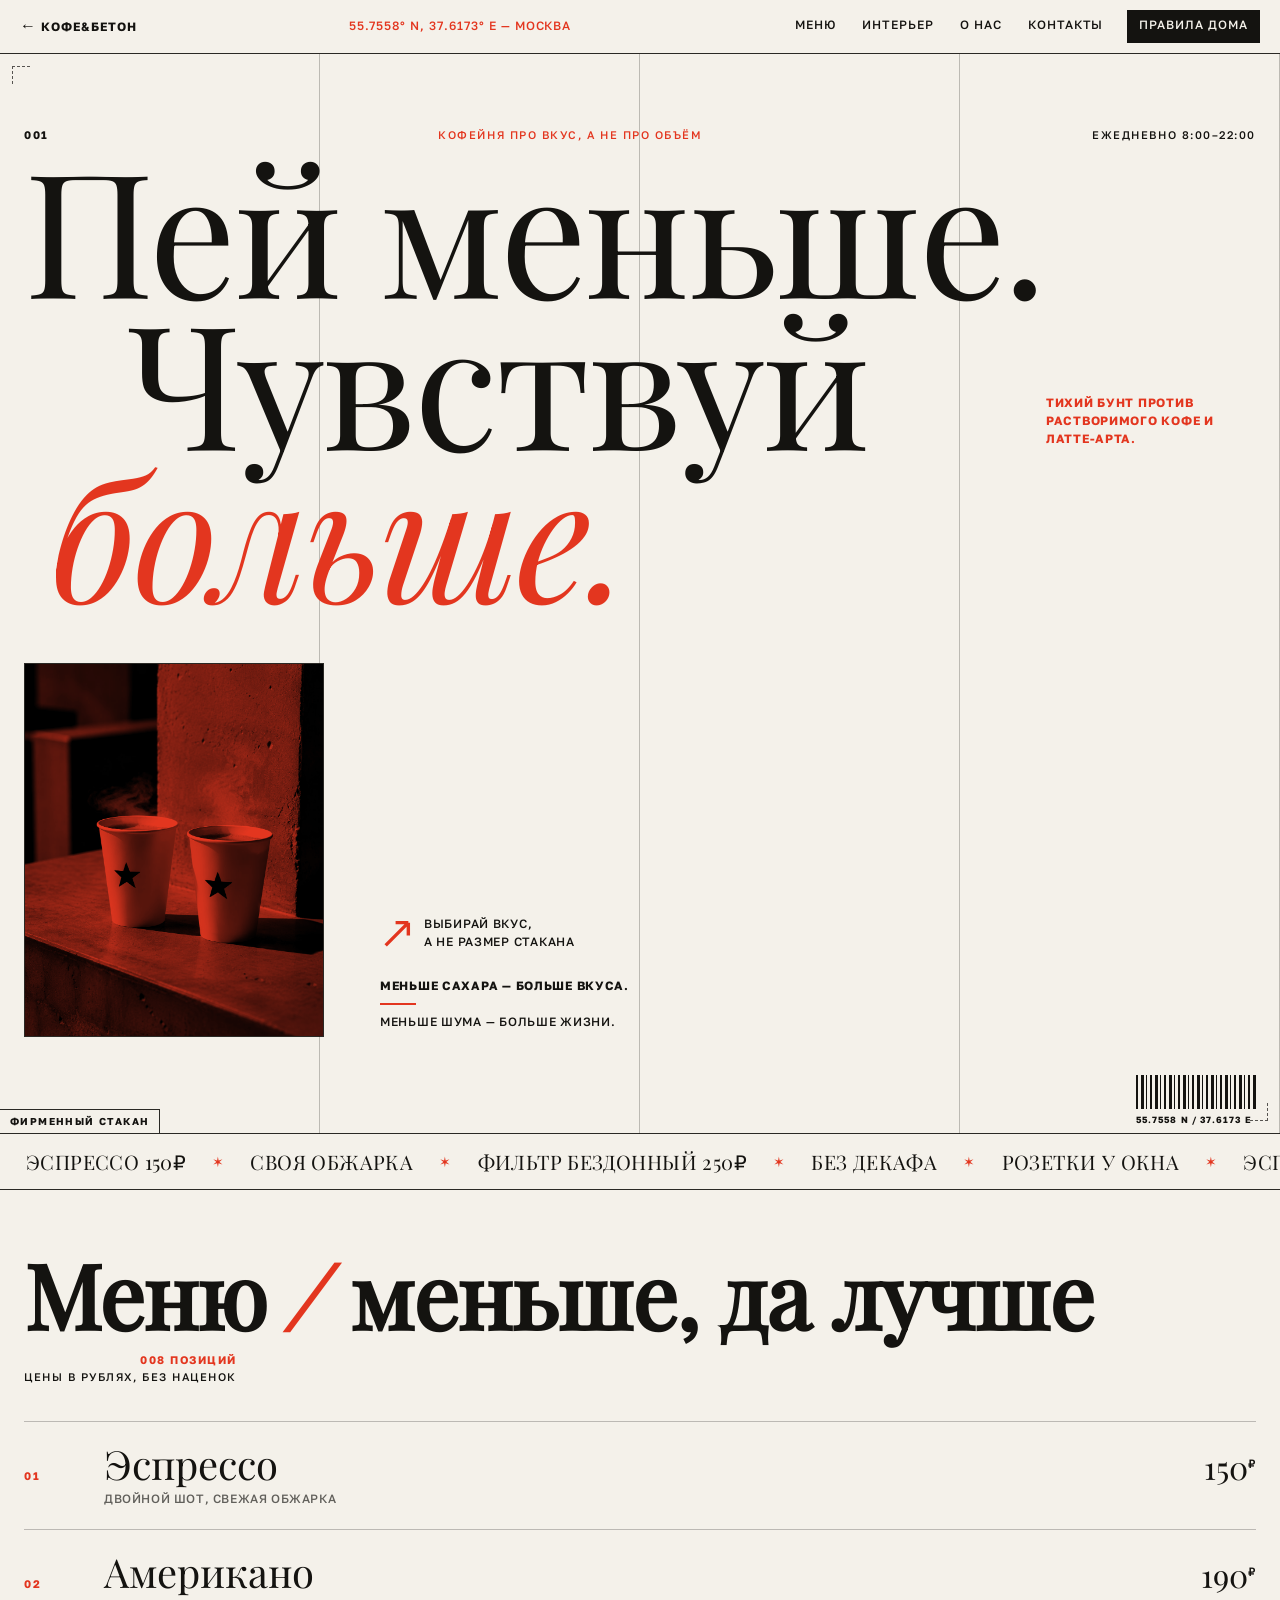
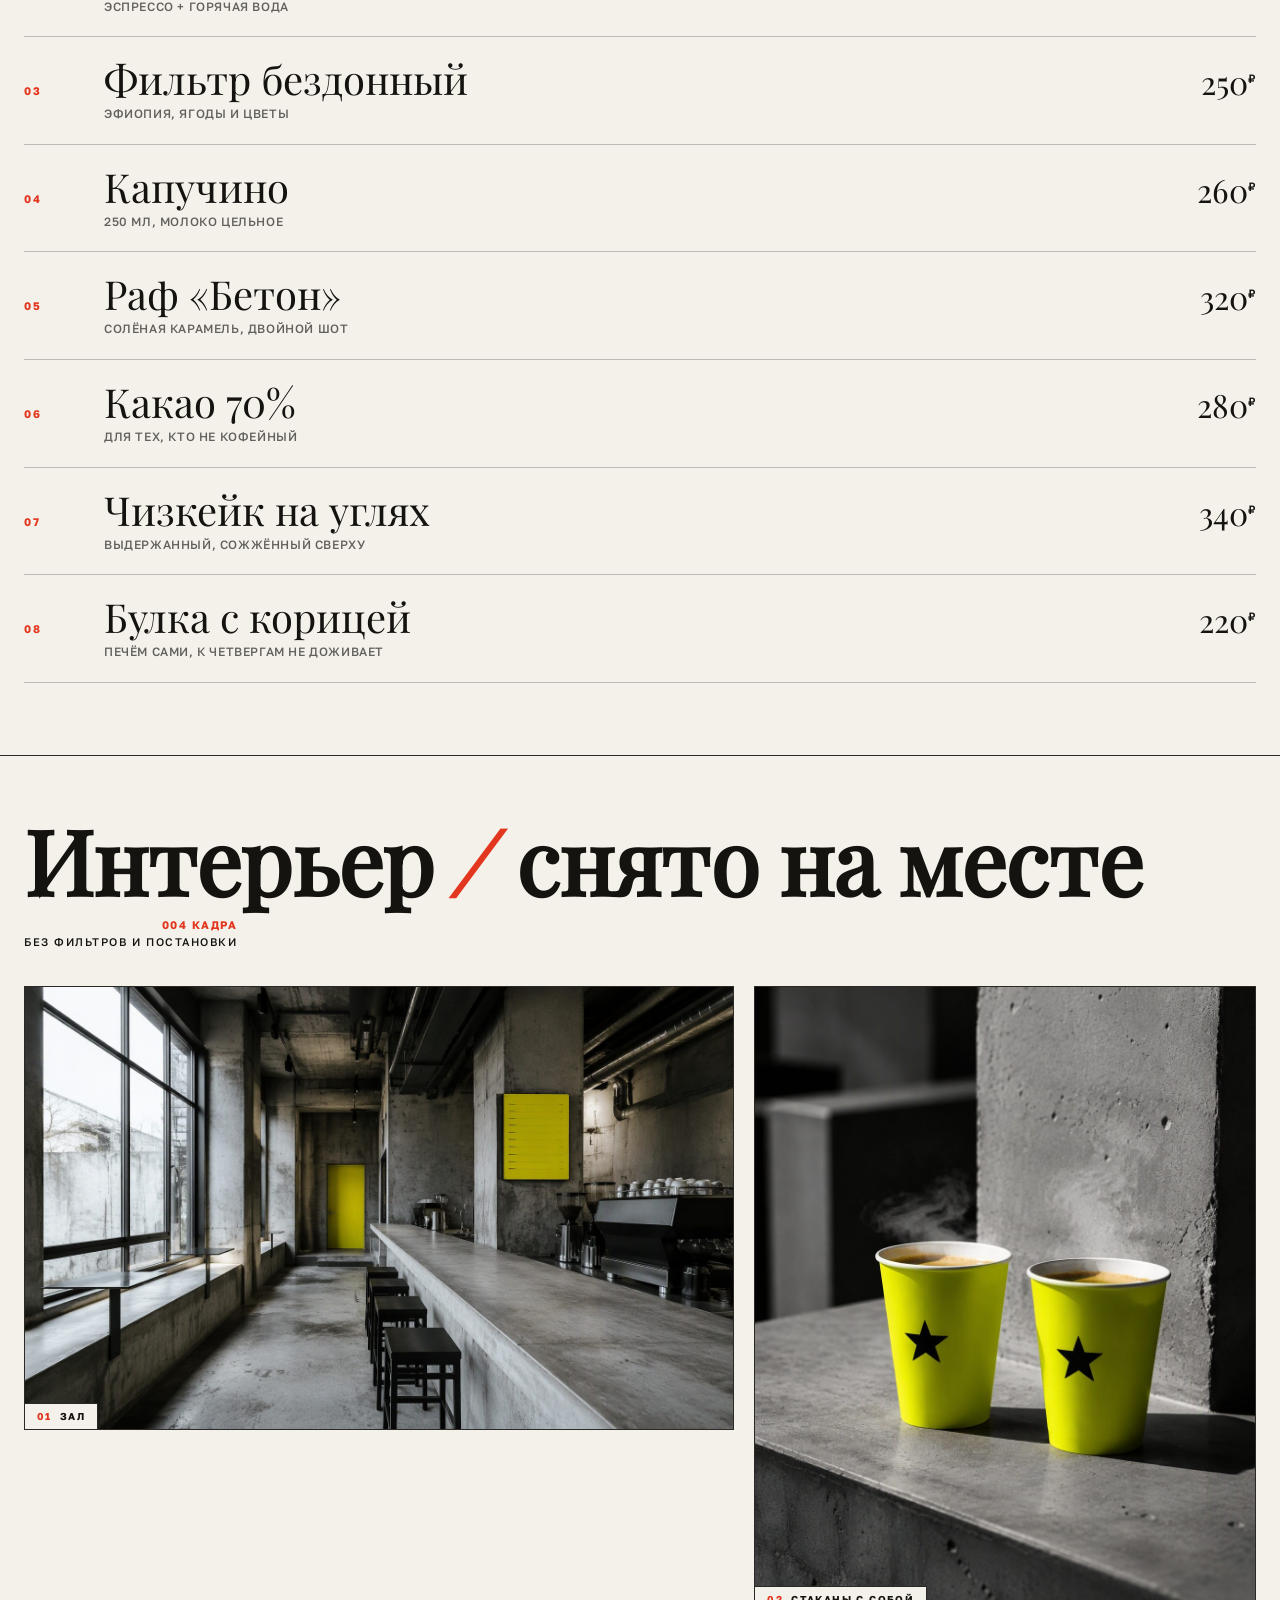
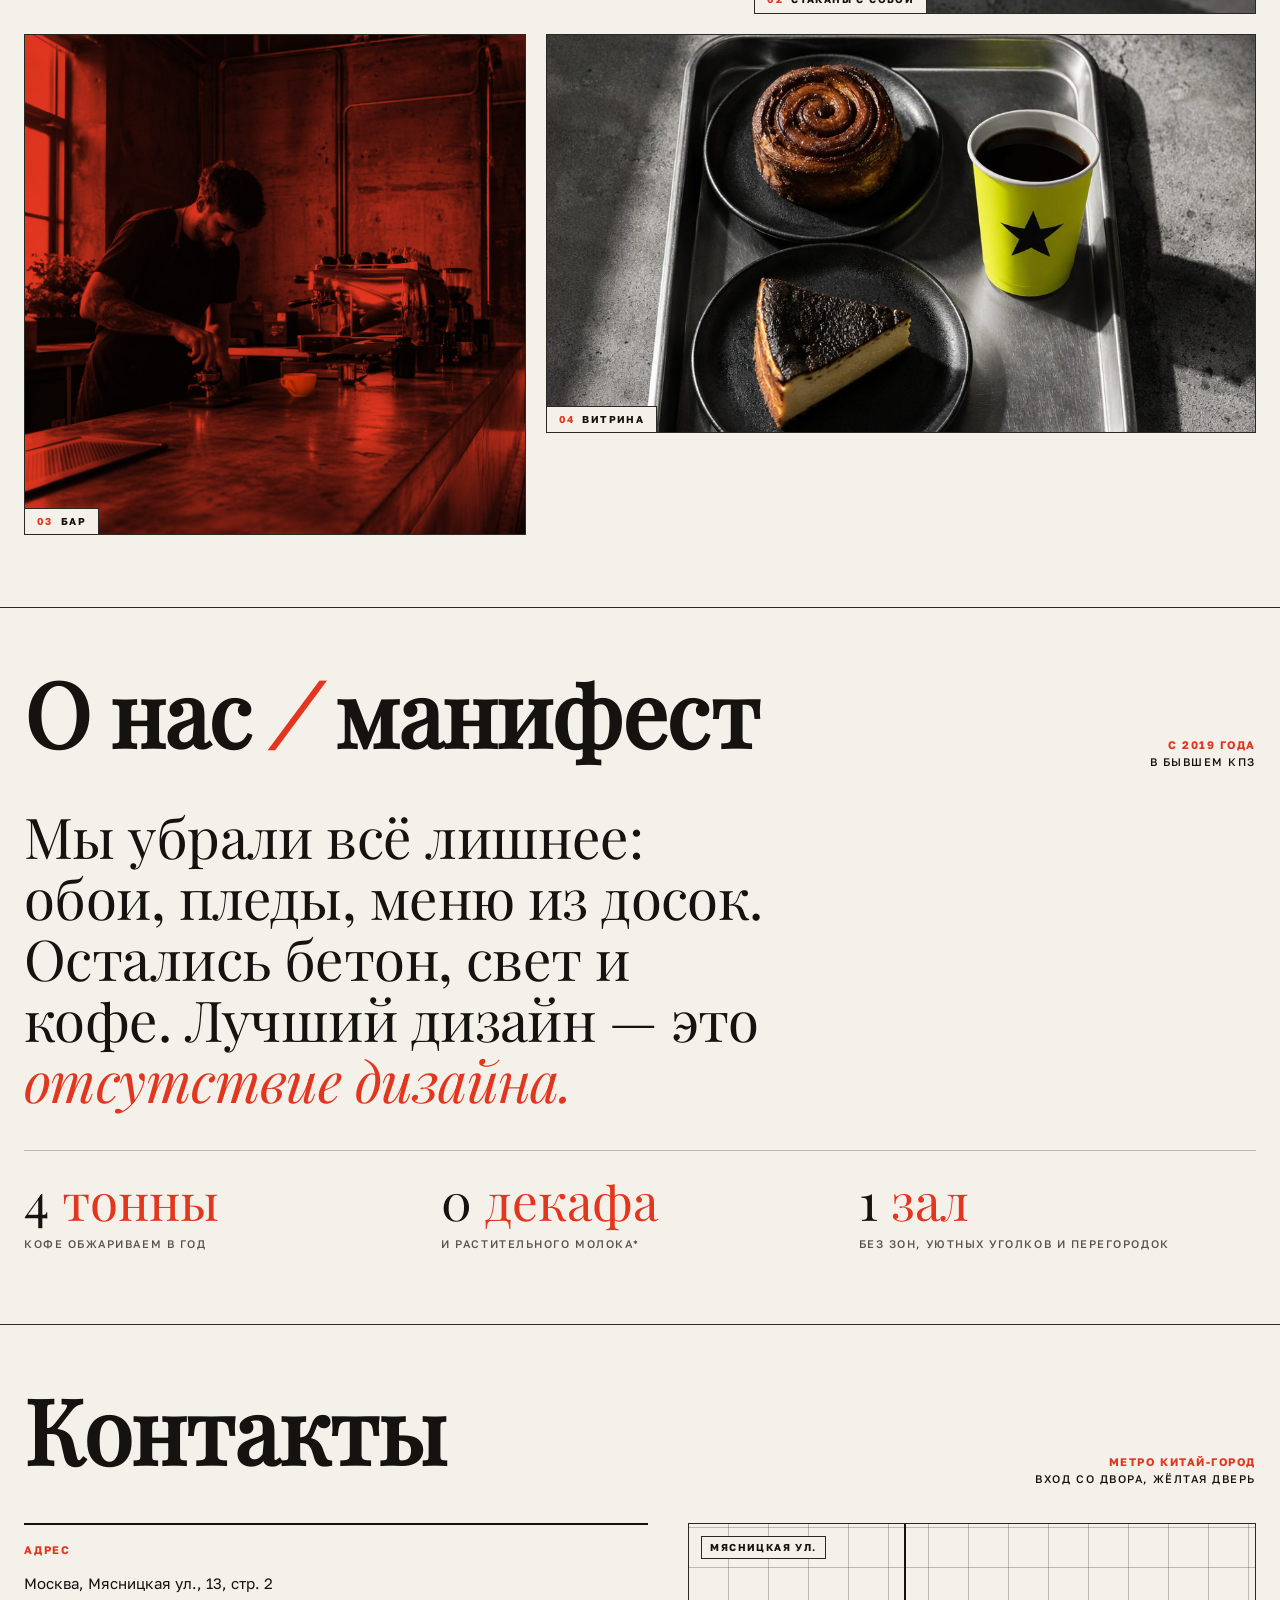
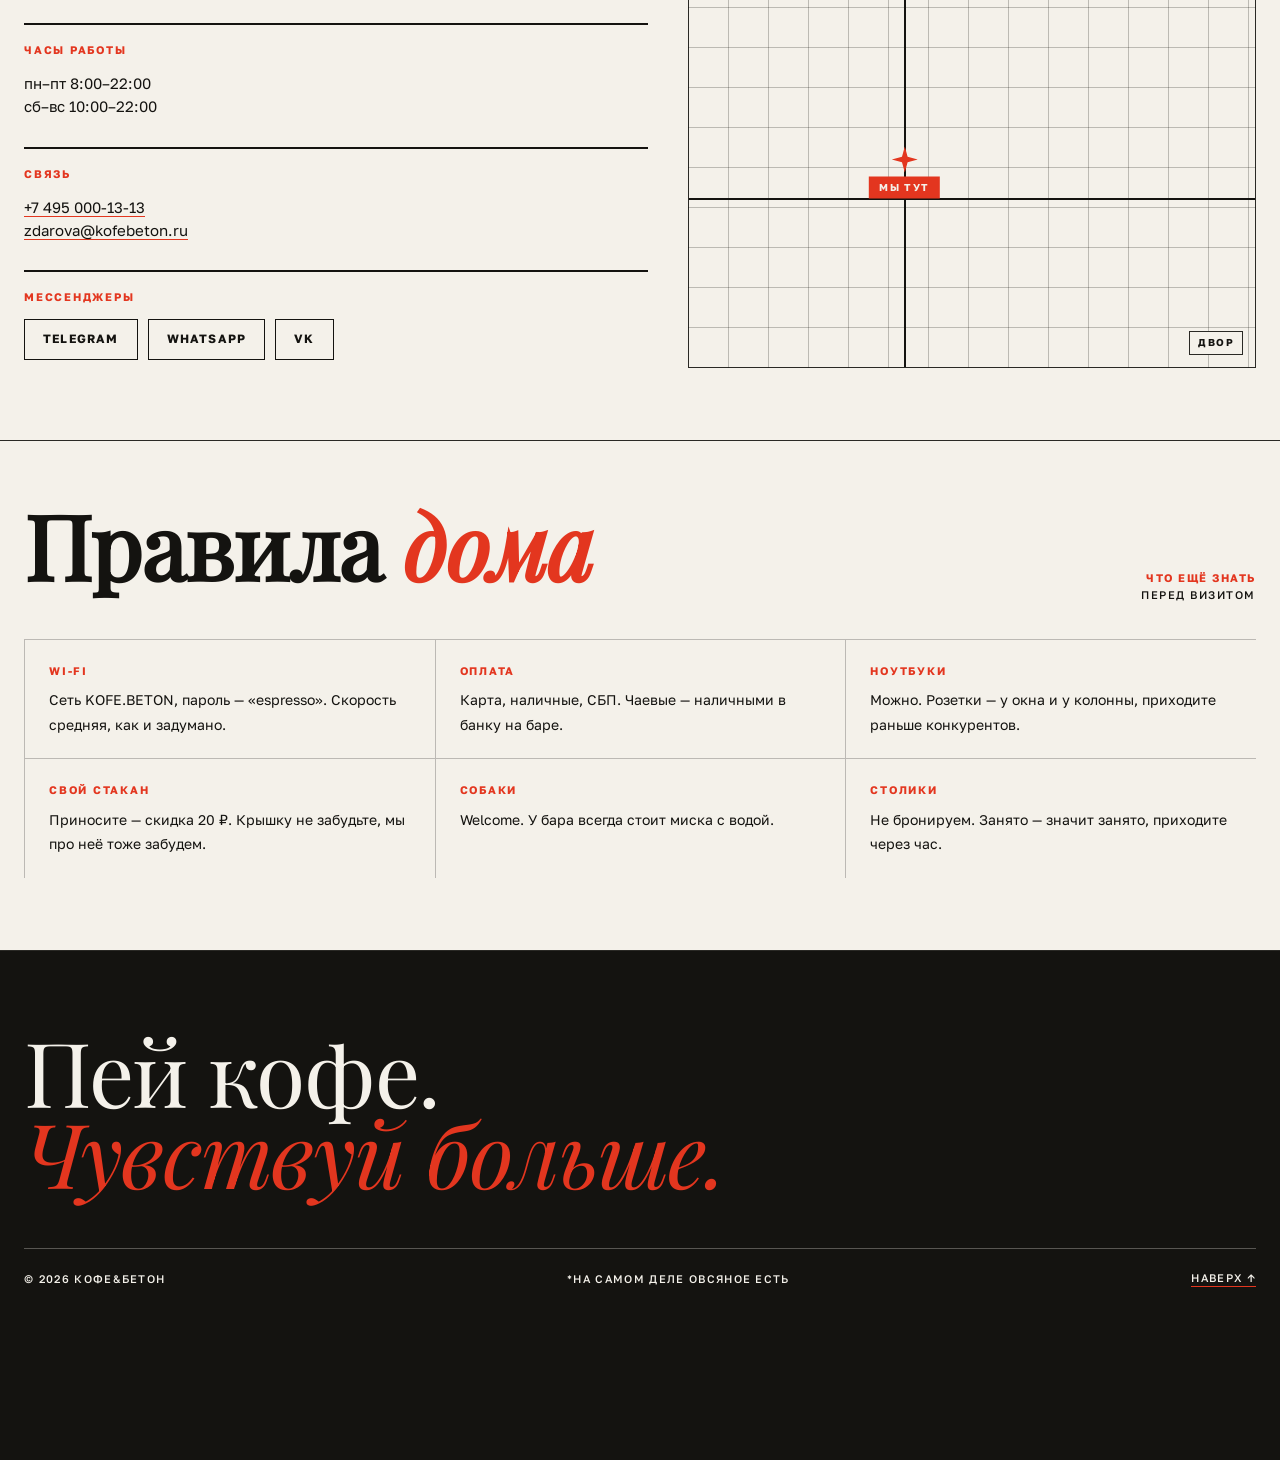
<file: index.html>
<!doctype html>
<html lang="ru">
<head>
<meta charset="utf-8">
<meta name="viewport" content="width=device-width, initial-scale=1">
<meta http-equiv="Content-Security-Policy" content="default-src 'self'; script-src 'self' 'unsafe-inline'; style-src 'self' 'unsafe-inline'; font-src 'self'; img-src 'self' data:; object-src 'none'; base-uri 'self'; form-action 'none'; upgrade-insecure-requests">
<meta name="referrer" content="strict-origin-when-cross-origin">
<title>КОФЕ & БЕТОН — кофейня в Москве</title>
<meta name="description" content="КОФЕ & БЕТОН — кофейня в Москве. Пей меньше, чувствуй больше. Эспрессо, фильтр, бетонный интерьер. Открыто ежедневно с 8:00.">
<link rel="icon" href="data:image/svg+xml,%3Csvg xmlns='http://www.w3.org/2000/svg' viewBox='0 0 24 24'%3E%3Crect width='24' height='24' fill='%23e3361f'/%3E%3Cpath d='M12 3l1.8 7.2L21 12l-7.2 1.8L12 21l-1.8-7.2L3 12l7.2-1.8z' fill='%23f4f1ea'/%3E%3C/svg%3E">
<link href="fonts.css" rel="stylesheet">
<style>
:root{
  --paper:#f4f1ea;
  --ink:#141310;
  --red:#e3361f;
  --line:rgba(20,19,16,.9);
  --hair:rgba(20,19,16,.25);
  --serif:"Playfair Display",Georgia,serif;
  --sans:"Golos Text",Arial,sans-serif;
}
*{box-sizing:border-box;margin:0;padding:0}
html{scroll-behavior:smooth}
body{
  font-family:var(--sans);
  font-size:16px;line-height:1.55;
  color:var(--ink);
  background:var(--paper);
  -webkit-font-smoothing:antialiased;
  overflow-x:hidden;
}
img{max-width:100%;display:block}
a{color:inherit;text-decoration:none}
:focus-visible{outline:2px solid var(--red);outline-offset:2px}
button{font-family:var(--sans);cursor:pointer}

/* ---------- top bar ---------- */
.topbar{
  position:sticky;top:0;z-index:50;
  display:flex;align-items:center;justify-content:space-between;gap:16px;
  background:var(--paper);
  border-bottom:1px solid var(--line);
  padding:10px 20px;
  font-size:12px;font-weight:500;letter-spacing:.08em;text-transform:uppercase;
}
.topbar .tb-left{display:flex;align-items:center;gap:14px}
.topbar .arr{font-size:16px;line-height:1;transition:transform .15s ease-out}
.topbar a.tb-brand:hover .arr{transform:translateX(-4px)}
.tb-brand{font-weight:700}
.tb-coords{color:var(--red)}
.nav{display:flex;align-items:center;gap:2px}
.nav a{
  padding:6px 12px;
  font-size:12px;font-weight:500;letter-spacing:.08em;text-transform:uppercase;
  border-bottom:2px solid transparent;
  transition:border-color .15s ease-out,color .15s ease-out;
}
.nav a:hover{border-bottom-color:var(--red);color:var(--red)}
.nav a.nav-cta{background:var(--ink);color:var(--paper);margin-left:10px}
.nav a.nav-cta:hover{background:var(--red);color:var(--paper);border-bottom-color:transparent}
.burger{display:none;background:none;border:1px solid var(--line);padding:6px 12px;font-size:12px;font-weight:700;letter-spacing:.08em;text-transform:uppercase}
.burger:hover{background:var(--red);color:var(--paper);border-color:var(--red)}

/* ---------- poster hero ---------- */
.hero{
  position:relative;
  border-bottom:1px solid var(--line);
  background:
    repeating-linear-gradient(90deg,transparent 0 calc(25% - 1px),var(--hair) calc(25% - 1px) 25%),
    var(--paper);
}
.hero-inner{position:relative;max-width:1280px;margin:0 auto;padding:72px 24px 96px}
.hero-index{
  display:flex;justify-content:space-between;gap:16px;flex-wrap:wrap;
  font-size:11px;font-weight:500;letter-spacing:.14em;text-transform:uppercase;
  margin-bottom:8px;
}
.hero-index .idx-num{font-weight:700}
.hero-index .idx-red{color:var(--red)}
.hero h1{
  font-family:var(--serif);
  font-weight:400;
  font-size:clamp(64px,13.5vw,190px);
  line-height:.88;
  letter-spacing:-.015em;
  position:relative;z-index:2;
}
.hero h1 .l2{display:block;margin-left:8vw}
.hero h1 .l3{display:block;font-style:italic;margin-left:2vw}
.hero h1 .l3 em{color:var(--red)}
.note{
  font-size:12px;font-weight:500;letter-spacing:.06em;text-transform:uppercase;
  line-height:1.5;max-width:210px;
}
.note b{display:block;font-weight:700}
.note .dash{display:block;width:36px;height:2px;background:var(--red);margin:8px 0}
.note-red{color:var(--red)}
.note-1{position:absolute;top:340px;right:24px}
.hero-row{display:flex;gap:56px;align-items:flex-end;margin-top:56px;flex-wrap:wrap}
.hero-notes{display:flex;flex-direction:column;gap:26px;padding-bottom:6px}
.hero-notes .note{display:flex;gap:10px;align-items:flex-start;max-width:none}
.hero-notes .note svg{flex:none;margin-top:2px}
.hero-photo{
  position:static;flex:none;
  width:300px;
  border:1px solid var(--line);
}
.hero-photo .ph-frame{position:relative;overflow:hidden}
.hero-photo img{width:100%;height:100%;object-fit:cover;aspect-ratio:4/5;filter:grayscale(1) contrast(1.1)}
.hero-photo .tint{position:absolute;inset:0;background:var(--red);mix-blend-mode:multiply}
.hero-photo figcaption{
  position:absolute;left:0;bottom:0;background:var(--paper);
  border-top:1px solid var(--line);border-right:1px solid var(--line);
  font-size:10px;font-weight:700;letter-spacing:.14em;padding:4px 10px;
}
.cropmark{position:absolute;width:18px;height:18px;border:0 dashed var(--ink);opacity:.7;z-index:3}
.cropmark.tl{top:12px;left:12px;border-top-width:1.5px;border-left-width:1.5px}
.cropmark.br{bottom:12px;right:12px;border-bottom-width:1.5px;border-right-width:1.5px}
.barcode{
  position:absolute;right:24px;bottom:24px;
  width:120px;height:34px;
  background:repeating-linear-gradient(90deg,var(--ink) 0 2px,transparent 2px 5px,var(--ink) 5px 8px,transparent 8px 10px,var(--ink) 10px 11px,transparent 11px 14px);
  z-index:3;
}
.barcode::after{
  content:"55.7558 N / 37.6173 E";
  position:absolute;top:100%;left:0;margin-top:4px;
  font-size:9px;font-weight:700;letter-spacing:.12em;white-space:nowrap;
}

/* ---------- ticker ---------- */
.ticker{border-bottom:1px solid var(--line);overflow:hidden;white-space:nowrap}
.ticker-track{display:inline-flex;align-items:center;padding:12px 0;animation:ticker 26s linear infinite}
.ticker:hover .ticker-track{animation-play-state:paused}
.ticker-track span{
  font-family:var(--serif);font-size:20px;letter-spacing:.02em;
  padding:0 26px;text-transform:uppercase;
}
.ticker-track .dot{color:var(--red);font-family:var(--sans);font-size:14px;padding:0}
@keyframes ticker{from{transform:translateX(0)}to{transform:translateX(-50%)}}

/* ---------- sections ---------- */
.section{border-bottom:1px solid var(--line)}
.section-head{
  display:flex;align-items:baseline;justify-content:space-between;gap:16px;flex-wrap:wrap;
  max-width:1280px;margin:0 auto;padding:64px 24px 36px;
}
.section-title{
  font-family:var(--serif);
  font-size:clamp(44px,7vw,96px);
  line-height:.9;letter-spacing:-.01em;
}
.section-title em{color:var(--red)}
.section-meta{font-size:11px;font-weight:500;letter-spacing:.14em;text-transform:uppercase;text-align:right}
.section-meta b{display:block;font-weight:700;color:var(--red)}

/* menu — editorial hairline list */
.menu-list{max-width:1280px;margin:0 auto;padding:0 24px 72px}
.menu-item{
  display:grid;grid-template-columns:56px 1fr auto;align-items:baseline;gap:24px;
  padding:20px 0;border-top:1px solid var(--hair);
  transition:background .15s ease-out;
}
.menu-item:last-child{border-bottom:1px solid var(--hair)}
.menu-item:hover{background:rgba(227,54,31,.06)}
.menu-item .m-num{font-size:11px;font-weight:700;letter-spacing:.14em;color:var(--red)}
.menu-item .m-name{font-family:var(--serif);font-size:clamp(24px,3.2vw,40px);line-height:1;display:block;transition:transform .15s ease-out}
.menu-item:hover .m-name{transform:translateX(10px)}
.menu-item .m-desc{font-size:12px;font-weight:500;letter-spacing:.05em;text-transform:uppercase;opacity:.65;display:block;margin-top:6px}
.menu-item .m-price{font-family:var(--serif);font-size:clamp(22px,2.6vw,32px);white-space:nowrap}
.menu-item .m-price sup{font-family:var(--sans);font-size:11px;font-weight:700;letter-spacing:.1em}

/* gallery — poster photo grid */
.gallery-grid{
  max-width:1280px;margin:0 auto;padding:0 24px 72px;
  display:grid;grid-template-columns:repeat(12,1fr);gap:20px;
}
.g-fig{position:relative;border:1px solid var(--line);overflow:hidden}
.g-fig img{width:100%;height:100%;object-fit:cover;transition:transform .3s ease-out}
.g-fig:hover img{transform:scale(1.04)}
.g-fig figcaption{
  position:absolute;left:0;bottom:0;background:var(--paper);
  border-top:1px solid var(--line);border-right:1px solid var(--line);
  font-size:10px;font-weight:700;letter-spacing:.14em;padding:5px 12px;
}
.g-fig figcaption i{color:var(--red);font-style:normal;margin-right:8px}
.g1{grid-column:1/8;aspect-ratio:16/10}
.g2{grid-column:8/13;aspect-ratio:4/5}
.g3{grid-column:1/6;aspect-ratio:1/1}
.g4{grid-column:6/13;aspect-ratio:16/9}
.g-fig .tint{position:absolute;inset:0;background:var(--red);mix-blend-mode:multiply;pointer-events:none}

/* about */
.about-wrap{max-width:1280px;margin:0 auto;padding:0 24px 72px;display:grid;grid-template-columns:1fr;gap:40px}
.about-quote{
  font-family:var(--serif);
  font-size:clamp(28px,4.4vw,58px);
  line-height:1.08;letter-spacing:-.01em;
  max-width:22ch;
}
.about-quote em{color:var(--red)}
.about-side{
  display:grid;grid-template-columns:repeat(3,1fr);gap:20px;
  border-top:1px solid var(--hair);padding-top:24px;
}
.a-fact .n{font-family:var(--serif);font-size:clamp(34px,4vw,56px);line-height:1;display:block}
.a-fact .n i{color:var(--red);font-style:normal}
.a-fact .t{font-size:11px;font-weight:500;letter-spacing:.14em;text-transform:uppercase;opacity:.7;display:block;margin-top:8px}

/* contacts */
.contact-wrap{max-width:1280px;margin:0 auto;padding:0 24px 72px;display:grid;grid-template-columns:1.1fr 1fr;gap:40px}
.c-block{border-top:2px solid var(--ink);padding-top:16px}
.c-block h3{
  font-size:11px;font-weight:700;letter-spacing:.16em;text-transform:uppercase;
  color:var(--red);margin-bottom:14px;
}
.c-block p{font-size:15px;margin-bottom:8px}
.c-block a{border-bottom:1.5px solid var(--red);transition:background .15s ease-out,color .15s ease-out}
.c-block a:hover{background:var(--red);color:var(--paper)}
.msg-row{display:flex;gap:10px;flex-wrap:wrap}
.c-block a.msg-btn{
  border-bottom:none;
  display:inline-block;
  font-size:12px;font-weight:700;letter-spacing:.1em;text-transform:uppercase;
  border:1px solid var(--ink);
  padding:10px 18px;
  transition:background .15s ease-out,color .15s ease-out,border-color .15s ease-out;
}
.c-block a.msg-btn:hover{background:var(--red);border-color:var(--red);color:var(--paper)}
.map{position:relative;border:1px solid var(--line);height:100%;min-height:340px;overflow:hidden;
  background:
    repeating-linear-gradient(0deg,transparent 0 39px,var(--hair) 39px 40px),
    repeating-linear-gradient(90deg,transparent 0 39px,var(--hair) 39px 40px),
    var(--paper);
}
.map-road{position:absolute;background:var(--ink)}
.map-road.h{left:0;right:0;height:2px;top:62%}
.map-road.v{top:0;bottom:0;width:2px;left:38%}
.map-label{position:absolute;font-size:10px;font-weight:700;letter-spacing:.14em;text-transform:uppercase;background:var(--paper);border:1px solid var(--line);padding:3px 8px}
.map-pin{position:absolute;top:62%;left:38%;transform:translate(-50%,-100%);display:flex;flex-direction:column;align-items:center}
.map-pin span{
  font-size:10px;font-weight:700;letter-spacing:.14em;text-transform:uppercase;
  background:var(--red);color:var(--paper);padding:3px 10px;margin-top:4px;white-space:nowrap;
}

/* rules */
.rules{max-width:1280px;margin:0 auto;padding:0 24px 72px;display:grid;grid-template-columns:repeat(3,1fr);gap:0}
.rule{border-top:1px solid var(--hair);border-left:1px solid var(--hair);padding:22px 24px;transition:background .15s ease-out}
.rule:hover{background:rgba(227,54,31,.07)}
.rule b{font-size:11px;font-weight:700;letter-spacing:.16em;text-transform:uppercase;color:var(--red);display:block;margin-bottom:8px}
.rule span{font-size:14px;line-height:1.5}

/* footer */
.footer{background:var(--ink);color:var(--paper);padding:80px 24px 32px;min-height:509px}
.footer-inner{max-width:1280px;margin:0 auto}
.footer-big{
  font-family:var(--serif);
  font-size:clamp(44px,7vw,96px);
  line-height:.9;letter-spacing:-.015em;
}
.footer-big em{color:var(--red)}
.footer-row{
  display:flex;justify-content:space-between;align-items:center;gap:24px;flex-wrap:wrap;
  margin-top:56px;padding-top:20px;border-top:1px solid rgba(244,241,234,.3);
  font-size:11px;font-weight:500;letter-spacing:.12em;text-transform:uppercase;
}
.footer-row a{border-bottom:1.5px solid var(--red);transition:color .15s ease-out}
.footer-row a:hover{color:var(--red)}

/* ---------- mobile ---------- */
@media (max-width:900px){
  .tb-coords{display:none}
  .nav{display:none;position:absolute;top:100%;left:0;right:0;flex-direction:column;background:var(--paper);border-bottom:1px solid var(--line);padding:8px 0}
  .nav.open{display:flex}
  .nav a{padding:12px 20px}
  .nav a.nav-cta{margin:8px 20px 4px}
  .burger{display:block}
  .hero-inner{padding:48px 20px 72px}
  .hero h1 .l2{margin-left:4vw}
  .note-1{position:static;max-width:none;margin:28px 0 0}
  .hero-row{margin-top:36px;gap:28px}
  .hero-photo{width:100%}
  .barcode{display:none}
  .g1{grid-column:1/13}
  .g2{grid-column:1/13;aspect-ratio:4/5}
  .g3{grid-column:1/13;aspect-ratio:4/3}
  .g4{grid-column:1/13;aspect-ratio:4/3}
  .about-side{grid-template-columns:1fr;gap:24px}
  .contact-wrap{grid-template-columns:1fr}
  .rules{grid-template-columns:1fr}
  .footer{min-height:0}
}
@media (prefers-reduced-motion:reduce){
  html{scroll-behavior:auto}
  .ticker-track{animation:none}
  *{transition:none!important}
}
</style>
</head>
<body>

<header class="topbar">
  <div class="tb-left">
    <button class="burger" id="burger" aria-expanded="false" aria-controls="nav">Меню &#9776;</button>
    <a class="tb-brand" href="#top"><span class="arr">&#8592;</span> КОФЕ&amp;БЕТОН</a>
  </div>
  <span class="tb-coords">55.7558&deg; N, 37.6173&deg; E — МОСКВА</span>
  <nav class="nav" id="nav" aria-label="Основная навигация">
    <a href="#menu">Меню</a>
    <a href="#gallery">Интерьер</a>
    <a href="#about">О нас</a>
    <a href="#contacts">Контакты</a>
    <a class="nav-cta" href="#rules">Правила дома</a>
  </nav>
</header>

<main id="top">

  <!-- POSTER HERO -->
  <section class="hero">
    <span class="cropmark tl" aria-hidden="true"></span>
    <span class="cropmark br" aria-hidden="true"></span>
    <div class="hero-inner">
      <div class="hero-index">
        <span class="idx-num">001</span>
        <span class="idx-red">Кофейня про вкус, а не про объём</span>
        <span>Ежедневно 8:00–22:00</span>
      </div>
      <h1>
        Пей меньше.
        <span class="l2">Чувствуй</span>
        <span class="l3"><em>больше.</em></span>
      </h1>
      <div class="note note-1 note-red">
        <b>Тихий бунт против растворимого кофе и латте-арта.</b>
      </div>
      <div class="hero-row">
        <figure class="hero-photo">
          <div class="ph-frame">
            <img src="images/cups.jpg" alt="Два фирменных стакана кислотно-жёлтого цвета со звездой на бетонной стойке" loading="lazy">
            <span class="tint" aria-hidden="true"></span>
          </div>
          <figcaption>ФИРМЕННЫЙ СТАКАН</figcaption>
        </figure>
        <div class="hero-notes">
          <div class="note">
            <svg width="34" height="34" viewBox="0 0 24 24" aria-hidden="true"><path d="M4 20L20 4M20 4h-9M20 4v9" stroke="#e3361f" stroke-width="2.4" fill="none"/></svg>
            <span>Выбирай вкус,<br>а не размер стакана</span>
          </div>
          <div class="note">
            <span>
              <b>Меньше сахара — больше вкуса.</b>
              <span class="dash"></span>
              Меньше шума — больше жизни.
            </span>
          </div>
        </div>
      </div>
      <div class="barcode" aria-hidden="true"></div>
    </div>
  </section>

  <!-- TICKER -->
  <div class="ticker" aria-hidden="true">
    <div class="ticker-track" id="ticker-track">
      <span>Эспрессо 150&#8381;</span><span class="dot">&#10038;</span>
      <span>Своя обжарка</span><span class="dot">&#10038;</span>
      <span>Фильтр бездонный 250&#8381;</span><span class="dot">&#10038;</span>
      <span>Без декафа</span><span class="dot">&#10038;</span>
      <span>Розетки у окна</span><span class="dot">&#10038;</span>
    </div>
  </div>

  <!-- MENU -->
  <section class="section" id="menu">
    <div class="section-head">
      <h2 class="section-title">Меню <em>/</em> меньше, да лучше</h2>
      <div class="section-meta"><b>008 позиций</b>цены в рублях, без наценок</div>
    </div>
    <div class="menu-list">
      <div class="menu-item">
        <span class="m-num">01</span>
        <span><span class="m-name">Эспрессо</span><span class="m-desc">Двойной шот, свежая обжарка</span></span>
        <span class="m-price">150<sup>&#8381;</sup></span>
      </div>
      <div class="menu-item">
        <span class="m-num">02</span>
        <span><span class="m-name">Американо</span><span class="m-desc">Эспрессо + горячая вода</span></span>
        <span class="m-price">190<sup>&#8381;</sup></span>
      </div>
      <div class="menu-item">
        <span class="m-num">03</span>
        <span><span class="m-name">Фильтр бездонный</span><span class="m-desc">Эфиопия, ягоды и цветы</span></span>
        <span class="m-price">250<sup>&#8381;</sup></span>
      </div>
      <div class="menu-item">
        <span class="m-num">04</span>
        <span><span class="m-name">Капучино</span><span class="m-desc">250 мл, молоко цельное</span></span>
        <span class="m-price">260<sup>&#8381;</sup></span>
      </div>
      <div class="menu-item">
        <span class="m-num">05</span>
        <span><span class="m-name">Раф &laquo;Бетон&raquo;</span><span class="m-desc">Солёная карамель, двойной шот</span></span>
        <span class="m-price">320<sup>&#8381;</sup></span>
      </div>
      <div class="menu-item">
        <span class="m-num">06</span>
        <span><span class="m-name">Какао 70%</span><span class="m-desc">Для тех, кто не кофейный</span></span>
        <span class="m-price">280<sup>&#8381;</sup></span>
      </div>
      <div class="menu-item">
        <span class="m-num">07</span>
        <span><span class="m-name">Чизкейк на углях</span><span class="m-desc">Выдержанный, сожжённый сверху</span></span>
        <span class="m-price">340<sup>&#8381;</sup></span>
      </div>
      <div class="menu-item">
        <span class="m-num">08</span>
        <span><span class="m-name">Булка с корицей</span><span class="m-desc">Печём сами, к четвергам не доживает</span></span>
        <span class="m-price">220<sup>&#8381;</sup></span>
      </div>
    </div>
  </section>

  <!-- GALLERY -->
  <section class="section" id="gallery">
    <div class="section-head">
      <h2 class="section-title">Интерьер <em>/</em> снято на месте</h2>
      <div class="section-meta"><b>004 кадра</b>без фильтров и постановки</div>
    </div>
    <div class="gallery-grid">
      <figure class="g-fig g1">
        <img src="images/interior.jpg" alt="Зал кофейни: сырой бетон, трубы под потолком, чёрные стулья и жёлтая дверь" loading="lazy">
        <figcaption><i>01</i>ЗАЛ</figcaption>
      </figure>
      <figure class="g-fig g2">
        <img src="images/cups.jpg" alt="Два фирменных стакана кислотно-жёлтого цвета со звездой на бетонной стойке" loading="lazy">
        <figcaption><i>02</i>СТАКАНЫ С СОБОЙ</figcaption>
      </figure>
      <figure class="g-fig g3">
        <img src="images/barista.jpg" alt="Бариста в чёрном фартуке готовит эспрессо за бетонной стойкой" loading="lazy">
        <span class="tint" aria-hidden="true"></span>
        <figcaption><i>03</i>БАР</figcaption>
      </figure>
      <figure class="g-fig g4">
        <img src="images/pastry-v2.jpg" alt="Булка с корицей и чизкейк на чёрных тарелках рядом с жёлтым стаканом" loading="lazy">
        <figcaption><i>04</i>ВИТРИНА</figcaption>
      </figure>
    </div>
  </section>

  <!-- ABOUT -->
  <section class="section" id="about">
    <div class="section-head">
      <h2 class="section-title">О нас <em>/</em> манифест</h2>
      <div class="section-meta"><b>С 2019 года</b>в бывшем КПЗ</div>
    </div>
    <div class="about-wrap">
      <p class="about-quote">
        Мы убрали всё лишнее: обои, пледы, меню из досок. Остались бетон, свет и кофе.
        Лучший дизайн — это <em>отсутствие дизайна.</em>
      </p>
      <div class="about-side">
        <div class="a-fact"><span class="n">4 <i>тонны</i></span><span class="t">кофе обжариваем в год</span></div>
        <div class="a-fact"><span class="n">0 <i>декафа</i></span><span class="t">и растительного молока*</span></div>
        <div class="a-fact"><span class="n">1 <i>зал</i></span><span class="t">без зон, уютных уголков и перегородок</span></div>
      </div>
    </div>
  </section>

  <!-- CONTACTS -->
  <section class="section" id="contacts">
    <div class="section-head">
      <h2 class="section-title">Контакты</h2>
      <div class="section-meta"><b>Метро Китай-Город</b>вход со двора, жёлтая дверь</div>
    </div>
    <div class="contact-wrap">
      <div>
        <div class="c-block">
          <h3>Адрес</h3>
          <p>Москва, Мясницкая ул., 13, стр. 2</p>
        </div>
        <div class="c-block" style="margin-top:28px">
          <h3>Часы работы</h3>
          <p>пн–пт 8:00–22:00<br>сб–вс 10:00–22:00</p>
        </div>
        <div class="c-block" style="margin-top:28px">
          <h3>Связь</h3>
          <p><a href="tel:+74950001313">+7 495 000-13-13</a><br>
          <a href="mailto:zdarova@kofebeton.ru">zdarova@kofebeton.ru</a></p>
        </div>
        <div class="c-block" style="margin-top:28px">
          <h3>Мессенджеры</h3>
          <p class="msg-row">
            <a class="msg-btn" href="https://t.me/kofebeton" target="_blank" rel="noopener noreferrer">Telegram</a>
            <a class="msg-btn" href="https://wa.me/74950001313" target="_blank" rel="noopener noreferrer">WhatsApp</a>
            <a class="msg-btn" href="https://vk.com/kofebeton" target="_blank" rel="noopener noreferrer">VK</a>
          </p>
        </div>
      </div>
      <div class="map" role="img" aria-label="Схематичная карта: Мясницкая улица, 13 — вход со двора">
        <div class="map-road h"></div>
        <div class="map-road v"></div>
        <span class="map-label" style="top:12px;left:12px">МЯСНИЦКАЯ УЛ.</span>
        <span class="map-label" style="bottom:12px;right:12px">ДВОР</span>
        <div class="map-pin">
          <svg width="26" height="26" viewBox="0 0 24 24" aria-hidden="true">
            <path d="M12 0l2.6 9.4L24 12l-9.4 2.6L12 24l-2.6-9.4L0 12l9.4-2.6z" fill="#e3361f"/>
          </svg>
          <span>МЫ ТУТ</span>
        </div>
      </div>
    </div>
  </section>

  <!-- RULES -->
  <section class="section" id="rules">
    <div class="section-head">
      <h2 class="section-title">Правила <em>дома</em></h2>
      <div class="section-meta"><b>Что ещё знать</b>перед визитом</div>
    </div>
    <div class="rules">
      <div class="rule"><b>Wi-Fi</b><span>Сеть KOFE.BETON, пароль — «espresso». Скорость средняя, как и задумано.</span></div>
      <div class="rule"><b>Оплата</b><span>Карта, наличные, СБП. Чаевые — наличными в банку на баре.</span></div>
      <div class="rule"><b>Ноутбуки</b><span>Можно. Розетки — у окна и у колонны, приходите раньше конкурентов.</span></div>
      <div class="rule"><b>Свой стакан</b><span>Приносите — скидка 20 ₽. Крышку не забудьте, мы про неё тоже забудем.</span></div>
      <div class="rule"><b>Собаки</b><span>Welcome. У бара всегда стоит миска с водой.</span></div>
      <div class="rule"><b>Столики</b><span>Не бронируем. Занято — значит занято, приходите через час.</span></div>
    </div>
  </section>

</main>

<footer class="footer">
  <div class="footer-inner">
    <div class="footer-big">Пей кофе.<br><em>Чувствуй больше.</em></div>
    <div class="footer-row">
      <span>&copy; 2026 КОФЕ&amp;БЕТОН</span>
      <span>*на самом деле овсяное есть</span>
      <a href="#top">Наверх &#8593;</a>
    </div>
  </div>
</footer>

<script>
var burger=document.getElementById('burger');
var nav=document.getElementById('nav');
burger.addEventListener('click',function(){
  var open=nav.classList.toggle('open');
  burger.setAttribute('aria-expanded',open?'true':'false');
});
nav.addEventListener('click',function(e){
  if(e.target.tagName==='A'){nav.classList.remove('open');burger.setAttribute('aria-expanded','false');}
});
var track=document.getElementById('ticker-track');
track.innerHTML+=track.innerHTML;
</script>

</body>
</html>
</file>
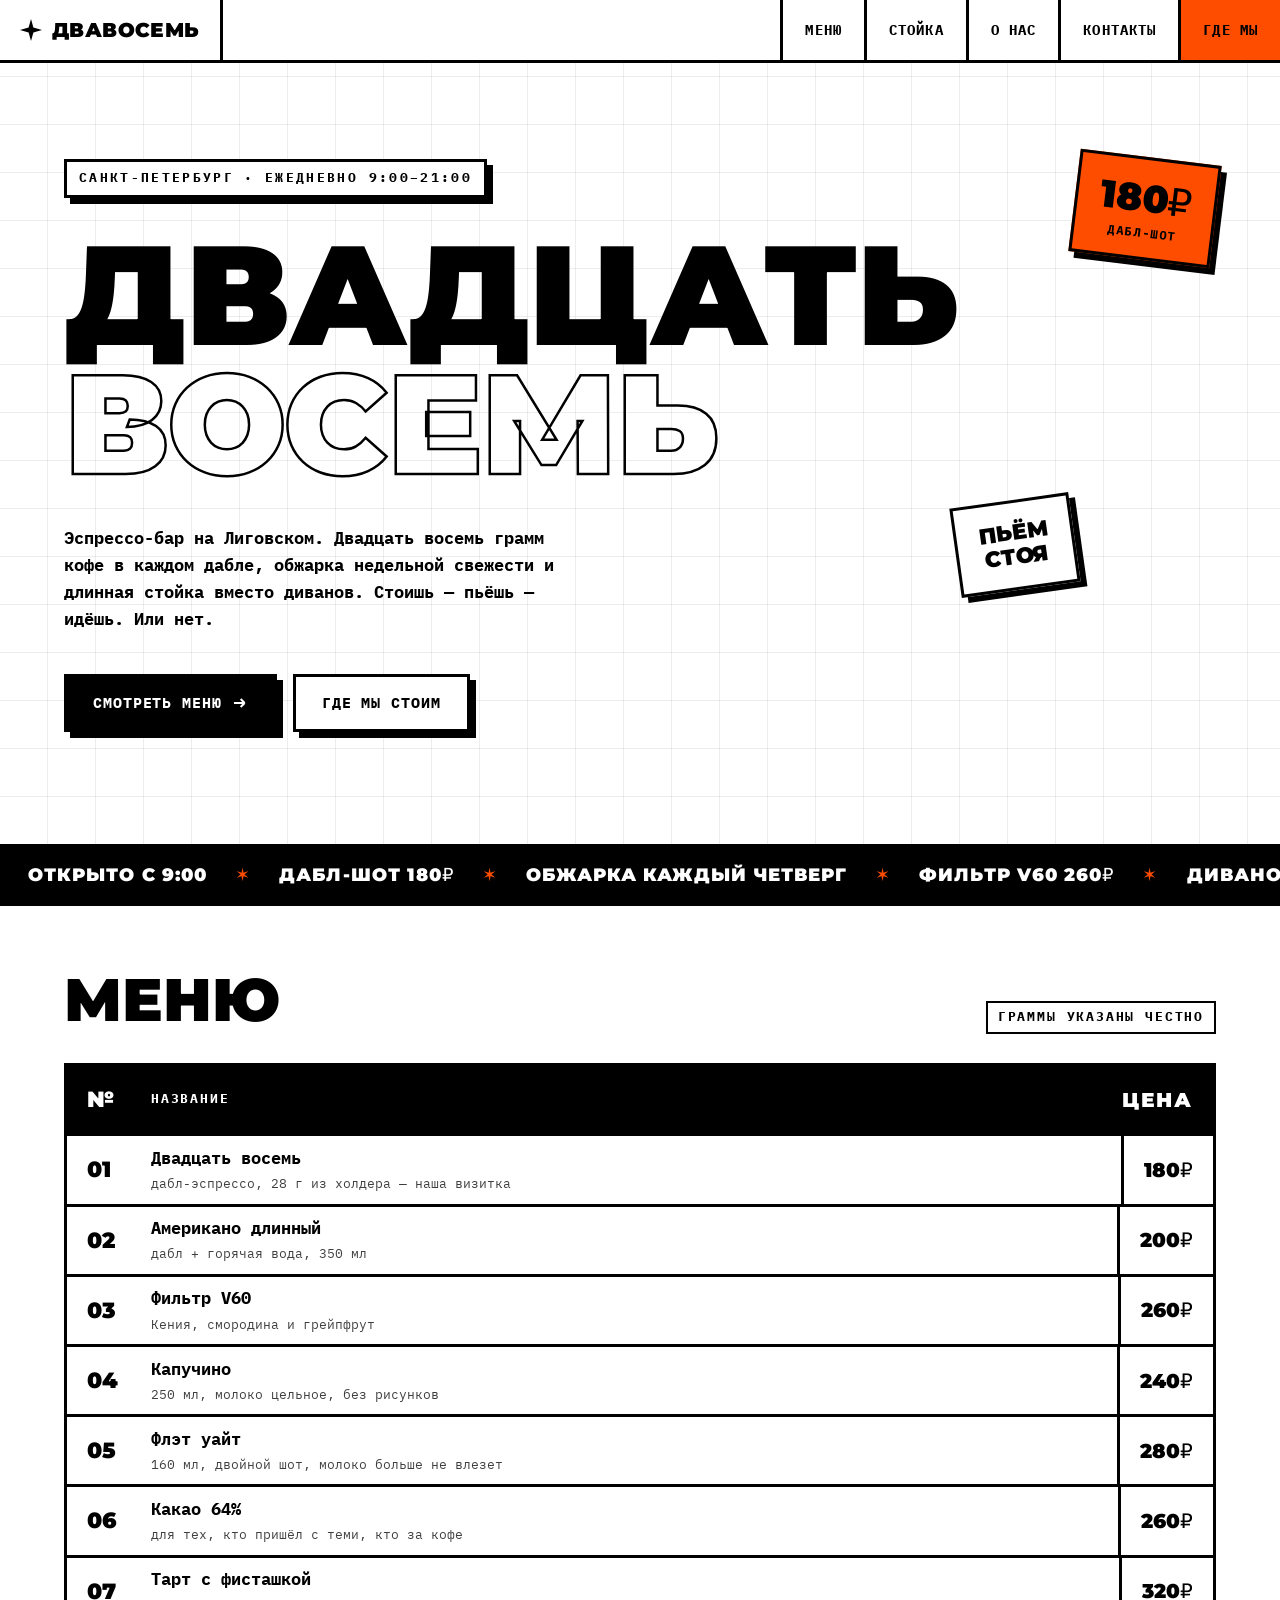
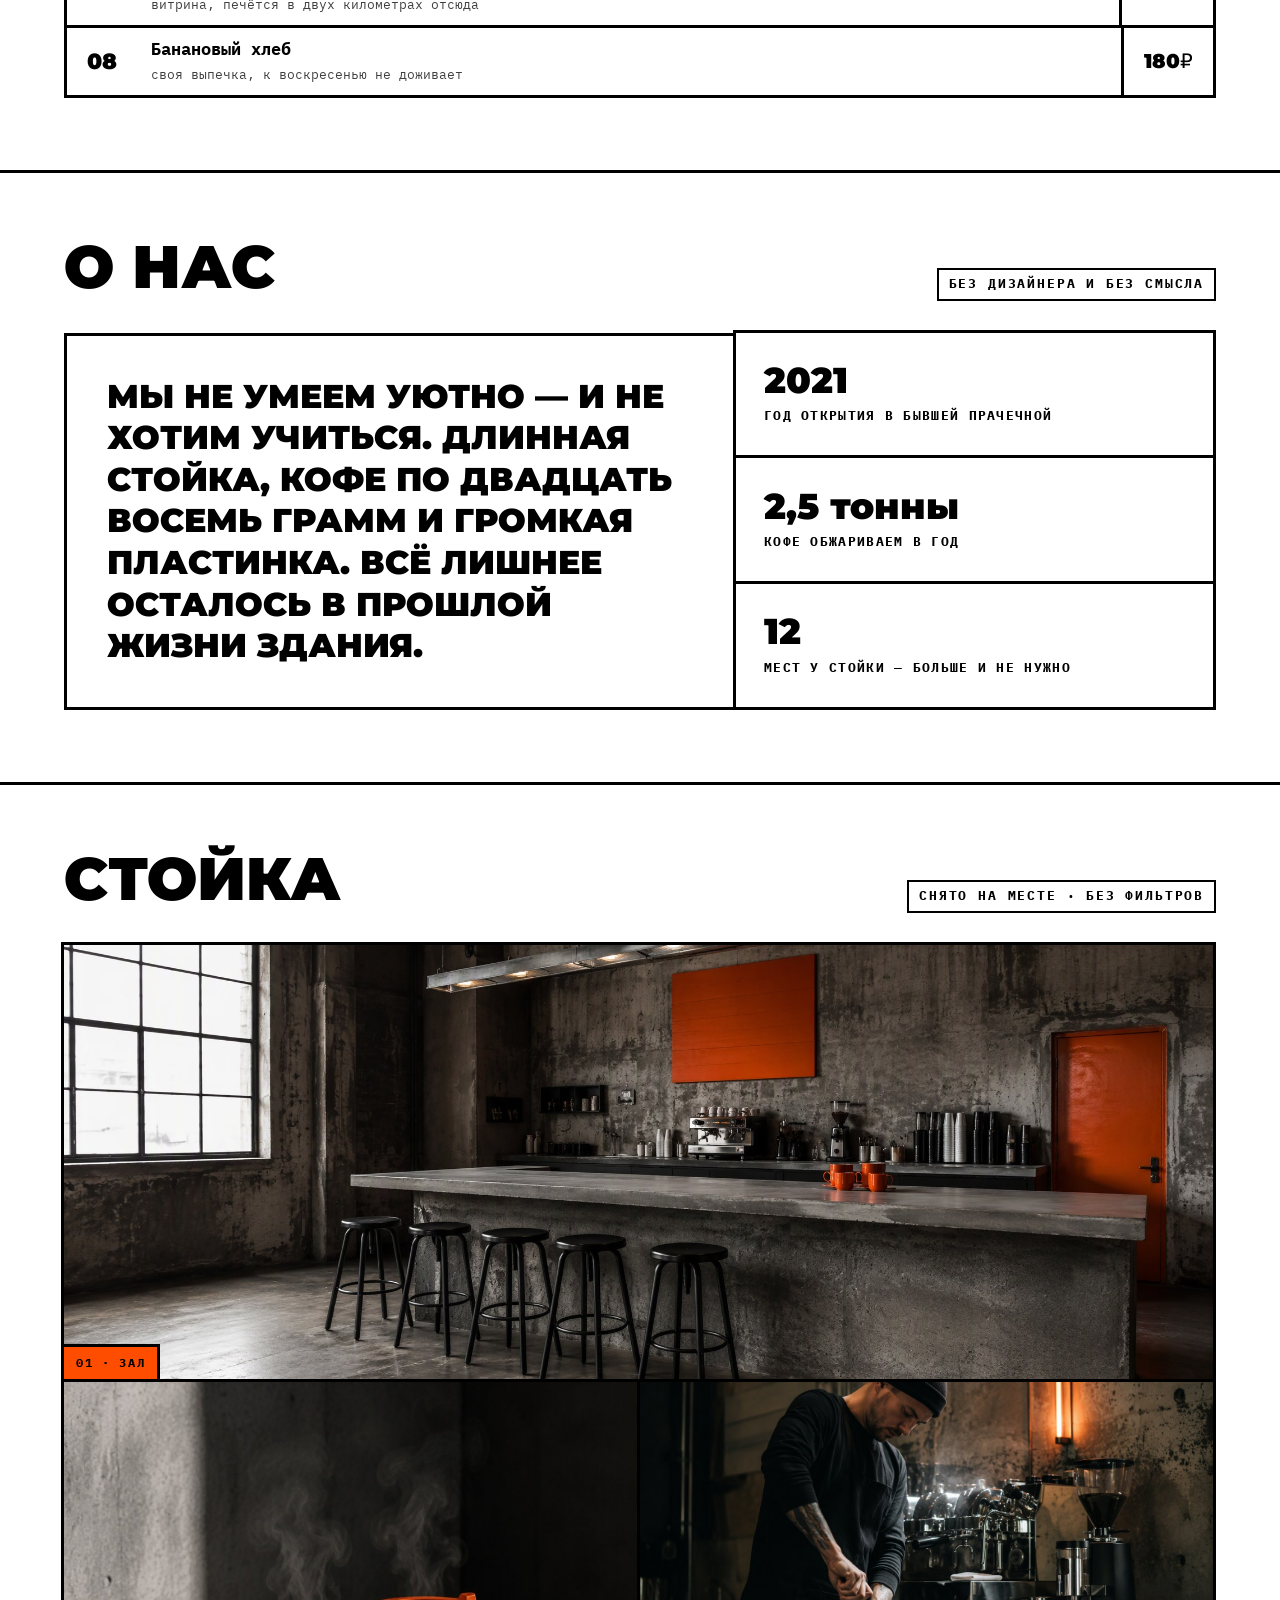
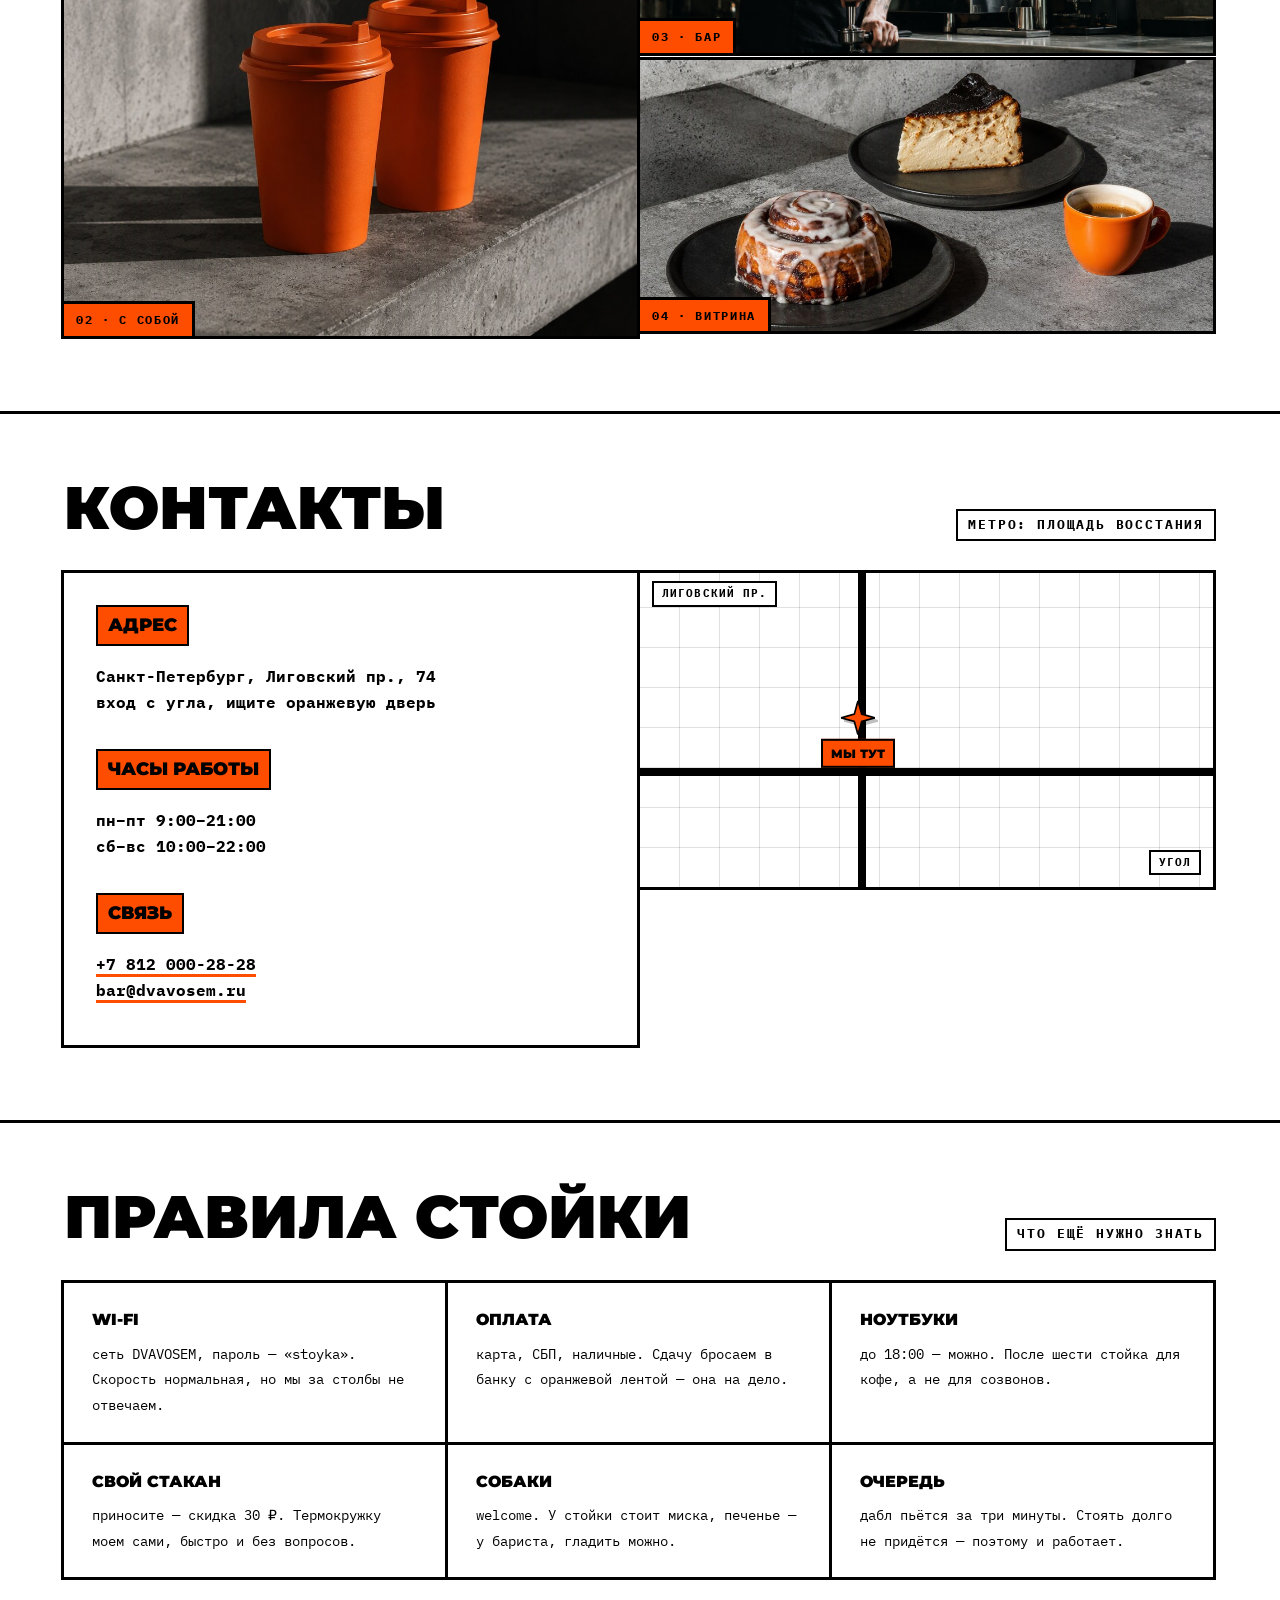
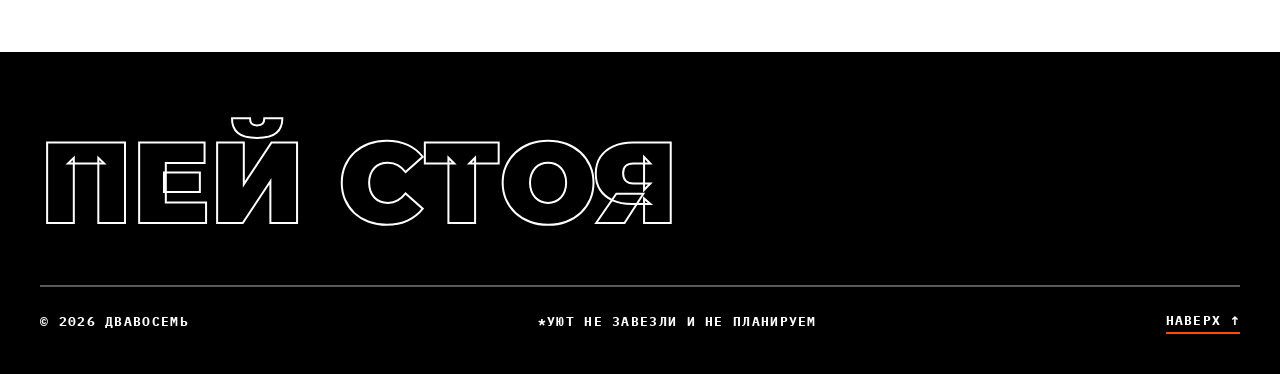
<file: brutalism/index.html>
<!doctype html>
<html lang="ru">
<head>
<meta charset="utf-8">
<meta name="viewport" content="width=device-width, initial-scale=1">
<meta http-equiv="Content-Security-Policy" content="default-src 'self'; script-src 'self' 'unsafe-inline'; style-src 'self' 'unsafe-inline'; font-src 'self'; img-src 'self' data:; object-src 'none'; base-uri 'self'; form-action 'none'; upgrade-insecure-requests">
<meta name="referrer" content="strict-origin-when-cross-origin">
<title>ДВАВОСЕМЬ — эспрессо-бар в Санкт-Петербурге</title>
<meta name="description" content="ДВАВОСЕМЬ — эспрессо-бар на Лиговском. Двадцать восемь грамм кофе в каждом дабле, обжарка недельной свежести, длинная стойка вместо диванов. Ежедневно с 9:00.">
<link rel="icon" href="data:image/svg+xml,%3Csvg xmlns='http://www.w3.org/2000/svg' viewBox='0 0 24 24'%3E%3Crect width='24' height='24' fill='%23ff4d00'/%3E%3Cpath d='M12 3l1.8 7.2L21 12l-7.2 1.8L12 21l-1.8-7.2L3 12l7.2-1.8z'/%3E%3C/svg%3E">
<link href="fonts.css" rel="stylesheet">
<style>
:root{
  --ink:#000000;
  --paper:#ffffff;
  --acid:#ff4d00;
  --display:"Montserrat","Arial Black",sans-serif;
  --mono:"IBM Plex Mono","Courier New",monospace;
}
*{box-sizing:border-box;margin:0;padding:0}
html{scroll-behavior:smooth}
body{
  font-family:var(--mono);
  font-size:16px;
  line-height:1.6;
  color:var(--ink);
  background:var(--paper);
  -webkit-font-smoothing:antialiased;
  overflow-x:hidden;
}
img{max-width:100%;display:block}
a{color:inherit;text-decoration:none}
:focus-visible{outline:3px solid var(--ink);outline-offset:2px}
button{font-family:var(--mono);cursor:pointer}

/* ---------- header ---------- */
.header{
  position:sticky;top:0;z-index:50;
  display:flex;align-items:stretch;justify-content:space-between;
  background:var(--paper);
  border-bottom:3px solid var(--ink);
}
.brand{
  font-family:var(--display);
  font-size:20px;
  letter-spacing:.02em;
  padding:14px 20px;
  border-right:3px solid var(--ink);
  display:flex;align-items:center;gap:10px;
}
.brand svg{flex:none}
.nav{display:flex;align-items:stretch}
.nav a{
  display:flex;align-items:center;
  padding:14px 22px;
  border-left:3px solid var(--ink);
  font-weight:700;font-size:14px;letter-spacing:.08em;
  transition:background .15s ease-out,color .15s ease-out;
}
.nav a:hover,.nav a:focus-visible{background:var(--ink);color:var(--paper)}
.nav a.nav-cta{background:var(--acid)}
.nav a.nav-cta:hover,.nav a.nav-cta:focus-visible{background:var(--ink);color:var(--acid)}
.burger{
  display:none;
  background:var(--paper);border:none;border-left:3px solid var(--ink);
  padding:14px 20px;font-weight:700;font-size:14px;letter-spacing:.08em;
}
.burger:hover{background:var(--acid)}

/* ---------- hero ---------- */
.hero{
  position:relative;
  border-bottom:3px solid var(--ink);
  background:
    repeating-linear-gradient(0deg,transparent 0 47px,rgba(0,0,0,.07) 47px 48px),
    repeating-linear-gradient(90deg,transparent 0 47px,rgba(0,0,0,.07) 47px 48px),
    var(--paper);
}
.hero-inner{
  max-width:1200px;margin:0 auto;padding:96px 24px 112px;
}
.hero-kicker{
  display:inline-block;
  font-weight:700;font-size:13px;letter-spacing:.18em;
  border:3px solid var(--ink);
  padding:6px 12px;margin-bottom:32px;
  background:var(--paper);
  box-shadow:6px 6px 0 var(--ink);
}
.hero h1{
  font-family:var(--display);
  font-size:clamp(56px,11vw,148px);
  line-height:.92;
  letter-spacing:-.01em;
  text-transform:uppercase;
}
.hero h1 .row2{
  display:block;
  color:transparent;
  -webkit-text-stroke:2.5px var(--ink);
  text-stroke:2.5px var(--ink);
}
.hero-sub{
  max-width:52ch;
  margin-top:36px;
  font-size:17px;font-weight:700;
}
.hero-actions{display:flex;flex-wrap:wrap;gap:16px;margin-top:40px}
.btn{
  display:inline-flex;align-items:center;gap:10px;
  font-weight:700;font-size:15px;letter-spacing:.06em;text-transform:uppercase;
  border:3px solid var(--ink);
  padding:14px 26px;
  background:var(--paper);color:var(--ink);
  box-shadow:6px 6px 0 var(--ink);
  transition:transform .12s ease-out,box-shadow .12s ease-out,background .12s ease-out,color .12s ease-out;
}
.btn:hover{background:var(--acid);transform:translate(3px,3px);box-shadow:3px 3px 0 var(--ink)}
.btn:active{transform:translate(6px,6px);box-shadow:0 0 0 var(--ink)}
.btn-dark{background:var(--ink);color:var(--paper)}
.btn-dark:hover{background:var(--acid);color:var(--ink)}
.sticker{
  position:absolute;
  font-family:var(--display);
  text-transform:uppercase;
  background:var(--acid);
  border:3px solid var(--ink);
  box-shadow:6px 6px 0 var(--ink);
  padding:18px 22px;
  text-align:center;
  line-height:1.1;
  transform:rotate(7deg);
  transition:transform .2s ease-out;
}
.sticker:hover{transform:rotate(0deg) scale(1.05)}
.sticker .price{font-size:clamp(28px,3vw,40px);display:block}
.sticker .label{font-family:var(--mono);font-weight:700;font-size:12px;letter-spacing:.14em;display:block;margin-top:6px}
.sticker-hero{top:12%;right:5%}
.sticker-no{top:56%;right:16%;background:var(--paper);transform:rotate(-8deg)}
.sticker-no:hover{transform:rotate(0deg) scale(1.05)}

/* ---------- ticker ---------- */
.ticker{
  border-bottom:3px solid var(--ink);
  background:var(--ink);color:var(--paper);
  overflow:hidden;white-space:nowrap;
}
.ticker-track{
  display:inline-flex;align-items:center;
  padding:14px 0;
  animation:ticker 22s linear infinite;
}
.ticker:hover .ticker-track{animation-play-state:paused}
.ticker-track span{
  font-family:var(--display);
  font-size:18px;letter-spacing:.06em;text-transform:uppercase;
  padding:0 28px;
}
.ticker-track .dot{color:var(--acid);padding:0}
@keyframes ticker{
  from{transform:translateX(0)}
  to{transform:translateX(-50%)}
}

/* ---------- sections ---------- */
.section{border-bottom:3px solid var(--ink)}
.section-head{
  display:flex;align-items:baseline;justify-content:space-between;gap:16px;flex-wrap:wrap;
  max-width:1200px;margin:0 auto;
  padding:64px 24px 32px;
}
.section-title{
  font-family:var(--display);
  font-size:clamp(34px,5vw,60px);
  line-height:1;
  text-transform:uppercase;
}
.section-note{font-size:13px;font-weight:700;letter-spacing:.14em;border:2px solid var(--ink);padding:4px 10px}

/* menu table */
.menu-table{max-width:1200px;margin:0 auto;padding:0 24px 72px}
.menu-row{
  display:grid;
  grid-template-columns:64px 1fr auto;
  align-items:center;gap:20px;
  border:3px solid var(--ink);
  margin-top:-3px;
  background:var(--paper);
  transition:background .12s ease-out;
}
.menu-row:hover{background:var(--acid)}
.menu-row.head{
  background:var(--ink);color:var(--paper);
  font-weight:700;font-size:13px;letter-spacing:.14em;text-transform:uppercase;
}
.menu-row.head:hover{background:var(--ink)}
.menu-num{
  font-family:var(--display);font-size:22px;
  padding:16px 0 16px 20px;
}
.menu-name{font-weight:700;font-size:17px}
.menu-desc{display:block;font-size:13px;opacity:.75;margin-top:2px}
.menu-price{
  font-family:var(--display);font-size:20px;
  border-left:3px solid var(--ink);
  padding:16px 20px;align-self:stretch;
  display:flex;align-items:center;
  white-space:nowrap;
}

/* gallery */
.gallery-grid{
  max-width:1200px;margin:0 auto;
  padding:0 24px 72px;
  display:grid;grid-template-columns:1fr 1fr;
}
.ph{
  position:relative;margin:-3px 0 0 -3px;
  border:3px solid var(--ink);
  background:var(--ink);overflow:hidden;
}
.ph img{width:100%;height:100%;object-fit:cover;display:block;transition:transform .25s ease-out}
.ph:hover img{transform:scale(1.03)}
.ph figcaption{
  position:absolute;left:0;bottom:0;
  background:var(--acid);
  border-top:3px solid var(--ink);border-right:3px solid var(--ink);
  font-weight:700;font-size:12px;letter-spacing:.14em;
  padding:6px 12px;
}
.ph-wide{grid-column:1/-1;height:440px}
.ph-tall{grid-row:span 2;height:560px}
.ph-small{height:277px}

/* house rules */
.rules{
  max-width:1200px;margin:0 auto;
  padding:0 24px 72px;
  display:grid;grid-template-columns:repeat(3,1fr);
}
.rule{
  border:3px solid var(--ink);margin:-3px 0 0 -3px;
  padding:24px 28px;
  transition:background .12s ease-out;
}
.rule:hover{background:var(--acid)}
.rule b{font-family:var(--display);font-size:16px;text-transform:uppercase;display:block;margin-bottom:8px}
.rule span{font-size:14px}

/* about */
.about-grid{
  max-width:1200px;margin:0 auto;
  padding:0 24px 72px;
  display:grid;grid-template-columns:1.4fr 1fr;gap:0;
  border:none;
}
.about-statement{
  border:3px solid var(--ink);
  padding:40px;
  font-family:var(--display);
  font-size:clamp(22px,2.6vw,34px);
  line-height:1.25;text-transform:uppercase;
  background:var(--paper);
}
.about-facts{display:flex;flex-direction:column}
.fact{
  border:3px solid var(--ink);margin:-3px 0 0 -3px;
  padding:22px 28px;
  flex:1;display:flex;flex-direction:column;justify-content:center;
  transition:background .12s ease-out;
}
.fact:hover{background:var(--acid)}
.fact b{font-family:var(--display);font-size:clamp(24px,3vw,36px);display:block;line-height:1.1}
.fact span{font-size:13px;font-weight:700;letter-spacing:.1em;text-transform:uppercase;margin-top:6px}

/* contacts */
.contact-grid{
  max-width:1200px;margin:0 auto;
  padding:0 24px 72px;
  display:grid;grid-template-columns:1fr 1fr;gap:0;
}
.contact-block{border:3px solid var(--ink);margin:-3px 0 0 -3px;padding:32px}
.contact-block h3{
  font-family:var(--display);font-size:18px;text-transform:uppercase;
  margin-bottom:18px;
  display:inline-block;background:var(--acid);padding:4px 10px;border:2px solid var(--ink);
}
.contact-block p{font-size:16px;font-weight:700;margin-bottom:10px}
.contact-block a{border-bottom:3px solid var(--acid);transition:background .12s ease-out}
.contact-block a:hover{background:var(--acid)}
.map{
  border:3px solid var(--ink);margin:-3px 0 0 -3px;
  height:320px;position:relative;overflow:hidden;
  background:
    repeating-linear-gradient(0deg,transparent 0 39px,rgba(0,0,0,.12) 39px 40px),
    repeating-linear-gradient(90deg,transparent 0 39px,rgba(0,0,0,.12) 39px 40px),
    var(--paper);
}
.map-road{position:absolute;background:var(--ink)}
.map-road.h{left:0;right:0;height:8px;top:62%}
.map-road.v{top:0;bottom:0;width:8px;left:38%}
.map-label{
  position:absolute;font-size:11px;font-weight:700;letter-spacing:.1em;
  background:var(--paper);border:2px solid var(--ink);padding:2px 8px;
}
.map-pin{
  position:absolute;top:62%;left:38%;
  transform:translate(-50%,-100%);
  display:flex;flex-direction:column;align-items:center;
}
.map-pin svg{filter:drop-shadow(3px 3px 0 rgba(0,0,0,.25))}
.map-pin span{
  font-family:var(--display);font-size:12px;text-transform:uppercase;
  background:var(--acid);border:2px solid var(--ink);padding:3px 8px;margin-top:4px;white-space:nowrap;
}

/* footer */
.footer{background:var(--ink);color:var(--paper);padding:72px 24px 40px}
.footer-inner{max-width:1200px;margin:0 auto}
.footer-big{
  font-family:var(--display);
  font-size:clamp(44px,9vw,120px);
  line-height:.95;text-transform:uppercase;
  color:transparent;-webkit-text-stroke:2px var(--paper);
  transition:color .2s ease-out;
}
.footer-big:hover{color:var(--acid);-webkit-text-stroke-color:var(--acid)}
.footer-row{
  display:flex;justify-content:space-between;align-items:center;gap:24px;flex-wrap:wrap;
  margin-top:48px;padding-top:24px;
  border-top:2px solid rgba(255,255,255,.35);
  font-size:13px;font-weight:700;letter-spacing:.1em;text-transform:uppercase;
}
.footer-row a{border-bottom:2px solid var(--acid)}
.footer-row a:hover{background:var(--acid);color:var(--ink);border-bottom-color:var(--ink)}
.to-top{display:inline-flex;align-items:center;gap:8px;color:inherit}
.to-top:hover{background:var(--acid);color:var(--ink)}

/* ---------- mobile ---------- */
@media (max-width:860px){
  .nav{
    display:none;position:absolute;top:100%;left:0;right:0;
    flex-direction:column;background:var(--paper);
    border-bottom:3px solid var(--ink);
  }
  .nav.open{display:flex}
  .nav a{border-left:none;border-top:3px solid var(--ink);padding:16px 22px}
  .burger{display:block}
  .hero-inner{padding:64px 20px 180px}
  .sticker-hero{top:auto;bottom:-40px;right:6%}
  .sticker-no{display:none}
  .about-grid,.contact-grid{grid-template-columns:1fr}
  .gallery-grid{grid-template-columns:1fr}
  .ph-wide{height:280px}
  .ph-tall{grid-row:auto;height:400px}
  .ph-small{height:280px}
  .rules{grid-template-columns:1fr 1fr}
}
@media (prefers-reduced-motion:reduce){
  html{scroll-behavior:auto}
  .ticker-track{animation:none}
  *{transition:none!important}
}
</style>
</head>
<body>

<header class="header">
  <a class="brand" href="#top" aria-label="ДВАВОСЕМЬ — наверх">
    <svg width="22" height="22" viewBox="0 0 24 24" aria-hidden="true">
      <path d="M12 0l2.6 9.4L24 12l-9.4 2.6L12 24l-2.6-9.4L0 12l9.4-2.6z" fill="currentColor"/>
    </svg>
    ДВАВОСЕМЬ
  </a>
  <button class="burger" id="burger" aria-expanded="false" aria-controls="nav">МЕНЮ &#9776;</button>
  <nav class="nav" id="nav" aria-label="Основная навигация">
    <a href="#menu">МЕНЮ</a>
    <a href="#gallery">СТОЙКА</a>
    <a href="#about">О НАС</a>
    <a href="#contacts">КОНТАКТЫ</a>
    <a class="nav-cta" href="#contacts">ГДЕ МЫ</a>
  </nav>
</header>

<main id="top">

  <!-- HERO -->
  <section class="hero">
    <div class="hero-inner">
      <span class="hero-kicker">САНКТ-ПЕТЕРБУРГ · ЕЖЕДНЕВНО 9:00–21:00</span>
      <h1>
        Двадцать<span class="row2">восемь</span>
      </h1>
      <p class="hero-sub">
        Эспрессо-бар на Лиговском. Двадцать восемь грамм кофе в каждом дабле,
        обжарка недельной свежести и длинная стойка вместо диванов.
        Стоишь — пьёшь — идёшь. Или нет.
      </p>
      <div class="hero-actions">
        <a class="btn btn-dark" href="#menu">Смотреть меню
          <svg width="16" height="16" viewBox="0 0 24 24" aria-hidden="true"><path d="M3 12h16m0 0l-6-6m6 6l-6 6" stroke="currentColor" stroke-width="3" fill="none"/></svg>
        </a>
        <a class="btn" href="#contacts">Где мы стоим</a>
      </div>
    </div>
    <div class="sticker sticker-hero" aria-hidden="true">
      <span class="price">180&#8381;</span>
      <span class="label">ДАБЛ-ШОТ</span>
    </div>
    <div class="sticker sticker-no" aria-hidden="true">
      <span class="price" style="font-size:22px">ПЬЁМ<br>СТОЯ</span>
    </div>
  </section>

  <!-- TICKER -->
  <div class="ticker" aria-hidden="true">
    <div class="ticker-track" id="ticker-track">
      <span>Открыто с 9:00</span><span class="dot">&#10038;</span>
      <span>Дабл-шот 180&#8381;</span><span class="dot">&#10038;</span>
      <span>Обжарка каждый четверг</span><span class="dot">&#10038;</span>
      <span>Фильтр V60 260&#8381;</span><span class="dot">&#10038;</span>
      <span>Диванов не завезли</span><span class="dot">&#10038;</span>
    </div>
  </div>

  <!-- MENU -->
  <section class="section" id="menu">
    <div class="section-head">
      <h2 class="section-title">Меню</h2>
      <span class="section-note">ГРАММЫ УКАЗАНЫ ЧЕСТНО</span>
    </div>
    <div class="menu-table" role="table" aria-label="Меню эспрессо-бара">
      <div class="menu-row head" role="row">
        <span class="menu-num">&#8470;</span><span>Название</span><span class="menu-price">Цена</span>
      </div>
      <div class="menu-row" role="row">
        <span class="menu-num">01</span>
        <span><span class="menu-name">Двадцать восемь</span><span class="menu-desc">дабл-эспрессо, 28 г из холдера — наша визитка</span></span>
        <span class="menu-price">180&#8381;</span>
      </div>
      <div class="menu-row" role="row">
        <span class="menu-num">02</span>
        <span><span class="menu-name">Американо длинный</span><span class="menu-desc">дабл + горячая вода, 350 мл</span></span>
        <span class="menu-price">200&#8381;</span>
      </div>
      <div class="menu-row" role="row">
        <span class="menu-num">03</span>
        <span><span class="menu-name">Фильтр V60</span><span class="menu-desc">Кения, смородина и грейпфрут</span></span>
        <span class="menu-price">260&#8381;</span>
      </div>
      <div class="menu-row" role="row">
        <span class="menu-num">04</span>
        <span><span class="menu-name">Капучино</span><span class="menu-desc">250 мл, молоко цельное, без рисунков</span></span>
        <span class="menu-price">240&#8381;</span>
      </div>
      <div class="menu-row" role="row">
        <span class="menu-num">05</span>
        <span><span class="menu-name">Флэт уайт</span><span class="menu-desc">160 мл, двойной шот, молоко больше не влезет</span></span>
        <span class="menu-price">280&#8381;</span>
      </div>
      <div class="menu-row" role="row">
        <span class="menu-num">06</span>
        <span><span class="menu-name">Какао 64%</span><span class="menu-desc">для тех, кто пришёл с теми, кто за кофе</span></span>
        <span class="menu-price">260&#8381;</span>
      </div>
      <div class="menu-row" role="row">
        <span class="menu-num">07</span>
        <span><span class="menu-name">Тарт с фисташкой</span><span class="menu-desc">витрина, печётся в двух километрах отсюда</span></span>
        <span class="menu-price">320&#8381;</span>
      </div>
      <div class="menu-row" role="row">
        <span class="menu-num">08</span>
        <span><span class="menu-name">Банановый хлеб</span><span class="menu-desc">своя выпечка, к воскресенью не доживает</span></span>
        <span class="menu-price">180&#8381;</span>
      </div>
    </div>
  </section>

  <!-- ABOUT -->
  <section class="section" id="about">
    <div class="section-head">
      <h2 class="section-title">О нас</h2>
      <span class="section-note">БЕЗ ДИЗАЙНЕРА И БЕЗ СМЫСЛА</span>
    </div>
    <div class="about-grid">
      <div class="about-statement">
        Мы не умеем уютно — и не хотим учиться. Длинная стойка, кофе
        по двадцать восемь грамм и громкая пластинка. Всё лишнее
        осталось в прошлой жизни здания.
      </div>
      <div class="about-facts">
        <div class="fact">
          <b>2021</b>
          <span>год открытия в бывшей прачечной</span>
        </div>
        <div class="fact">
          <b>2,5 тонны</b>
          <span>кофе обжариваем в год</span>
        </div>
        <div class="fact">
          <b>12</b>
          <span>мест у стойки — больше и не нужно</span>
        </div>
      </div>
    </div>
  </section>

  <!-- GALLERY -->
  <section class="section" id="gallery">
    <div class="section-head">
      <h2 class="section-title">Стойка</h2>
      <span class="section-note">СНЯТО НА МЕСТЕ · БЕЗ ФИЛЬТРОВ</span>
    </div>
    <div class="gallery-grid">
      <figure class="ph ph-wide">
        <img src="images/hall.jpg" alt="Зал эспрессо-бара: сырой бетон, трубы под потолком, бетонная стойка и оранжевая дверь" loading="lazy">
        <figcaption>01 · ЗАЛ</figcaption>
      </figure>
      <figure class="ph ph-tall">
        <img src="images/cups-to-go.jpg" alt="Два оранжевых стакана с собой на бетонной стойке" loading="lazy">
        <figcaption>02 · С СОБОЙ</figcaption>
      </figure>
      <figure class="ph ph-small">
        <img src="images/bar.jpg" alt="Бариста в чёрном фартуке готовит эспрессо за бетонной стойкой" loading="lazy">
        <figcaption>03 · БАР</figcaption>
      </figure>
      <figure class="ph ph-small">
        <img src="images/showcase.jpg" alt="Тарт с фисташкой и банановый хлеб на чёрных тарелках рядом с оранжевой чашкой" loading="lazy">
        <figcaption>04 · ВИТРИНА</figcaption>
      </figure>
    </div>
  </section>

  <!-- CONTACTS -->
  <section class="section" id="contacts">
    <div class="section-head">
      <h2 class="section-title">Контакты</h2>
      <span class="section-note">МЕТРО: ПЛОЩАДЬ ВОССТАНИЯ</span>
    </div>
    <div class="contact-grid">
      <div>
        <div class="contact-block">
          <h3>Адрес</h3>
          <p>Санкт-Петербург, Лиговский пр., 74<br>вход с угла, ищите оранжевую дверь</p>
          <h3 style="margin-top:24px">Часы работы</h3>
          <p>пн–пт 9:00–21:00<br>сб–вс 10:00–22:00</p>
          <h3 style="margin-top:24px">Связь</h3>
          <p><a href="tel:+78120002828">+7 812 000-28-28</a><br>
          <a href="mailto:bar@dvavosem.ru">bar@dvavosem.ru</a></p>
        </div>
      </div>
      <div class="map" role="img" aria-label="Схематичная карта: Лиговский проспект, 74 — вход с угла">
        <div class="map-road h"></div>
        <div class="map-road v"></div>
        <span class="map-label" style="top:8px;left:12px">ЛИГОВСКИЙ ПР.</span>
        <span class="map-label" style="bottom:12px;right:12px">УГОЛ</span>
        <div class="map-pin">
          <svg width="34" height="34" viewBox="0 0 24 24" aria-hidden="true">
            <path d="M12 0l2.6 9.4L24 12l-9.4 2.6L12 24l-2.6-9.4L0 12l9.4-2.6z" fill="#ff4d00" stroke="#000" stroke-width="1.2"/>
          </svg>
          <span>МЫ ТУТ</span>
        </div>
      </div>
    </div>
  </section>

  <!-- HOUSE RULES -->
  <section class="section" id="rules">
    <div class="section-head">
      <h2 class="section-title">Правила стойки</h2>
      <span class="section-note">ЧТО ЕЩЁ НУЖНО ЗНАТЬ</span>
    </div>
    <div class="rules">
      <div class="rule"><b>Wi-Fi</b><span>сеть DVAVOSEM, пароль — «stoyka». Скорость нормальная, но мы за столбы не отвечаем.</span></div>
      <div class="rule"><b>Оплата</b><span>карта, СБП, наличные. Сдачу бросаем в банку с оранжевой лентой — она на дело.</span></div>
      <div class="rule"><b>Ноутбуки</b><span>до 18:00 — можно. После шести стойка для кофе, а не для созвонов.</span></div>
      <div class="rule"><b>Свой стакан</b><span>приносите — скидка 30 ₽. Термокружку моем сами, быстро и без вопросов.</span></div>
      <div class="rule"><b>Собаки</b><span>welcome. У стойки стоит миска, печенье — у бариста, гладить можно.</span></div>
      <div class="rule"><b>Очередь</b><span>дабл пьётся за три минуты. Стоять долго не придётся — поэтому и работает.</span></div>
    </div>
  </section>

</main>

<footer class="footer">
  <div class="footer-inner">
    <div class="footer-big" aria-hidden="true">Пей стоя</div>
    <div class="footer-row">
      <span>&copy; 2026 ДВАВОСЕМЬ</span>
      <span>*уют не завезли и не планируем</span>
      <a class="to-top" href="#top">Наверх &#8593;</a>
    </div>
  </div>
</footer>

<script>
// mobile nav
var burger=document.getElementById('burger');
var nav=document.getElementById('nav');
burger.addEventListener('click',function(){
  var open=nav.classList.toggle('open');
  burger.setAttribute('aria-expanded',open?'true':'false');
});
nav.addEventListener('click',function(e){
  if(e.target.tagName==='A'){nav.classList.remove('open');burger.setAttribute('aria-expanded','false');}
});

// duplicate ticker content for a seamless -50% loop
var track=document.getElementById('ticker-track');
track.innerHTML+=track.innerHTML;
</script>

</body>
</html>
</file>
<file: fonts.css>
/* Шрифты КОФЕ & БЕТОН — локальные копии, лицензия SIL OFL */
@font-face{
  font-family:'Golos Text';
  font-style:normal;
  font-weight:400 700;
  font-display:swap;
  src:url('fonts/golos-text-400-normal-cyrillic.woff2') format('woff2');
}
@font-face{
  font-family:'Golos Text';
  font-style:normal;
  font-weight:400 700;
  font-display:swap;
  src:url('fonts/golos-text-400-normal-latin.woff2') format('woff2');
}
@font-face{
  font-family:'Playfair Display';
  font-style:italic;
  font-weight:400;
  font-display:swap;
  src:url('fonts/playfair-display-400-italic-cyrillic.woff2') format('woff2');
}
@font-face{
  font-family:'Playfair Display';
  font-style:italic;
  font-weight:400;
  font-display:swap;
  src:url('fonts/playfair-display-400-italic-latin.woff2') format('woff2');
}
@font-face{
  font-family:'Playfair Display';
  font-style:normal;
  font-weight:400;
  font-display:swap;
  src:url('fonts/playfair-display-400-normal-cyrillic.woff2') format('woff2');
}
@font-face{
  font-family:'Playfair Display';
  font-style:normal;
  font-weight:400;
  font-display:swap;
  src:url('fonts/playfair-display-400-normal-latin.woff2') format('woff2');
}
</file>
<file: brutalism/fonts.css>
/* Шрифты ДВАВОСЕМЬ — локальные копии, лицензия SIL OFL */
@font-face{
  font-family:'IBM Plex Mono';
  font-style:italic;
  font-weight:400;
  font-display:swap;
  src:url('fonts/ibm-plex-mono-400-italic-cyrillic.woff2') format('woff2');
}
@font-face{
  font-family:'IBM Plex Mono';
  font-style:italic;
  font-weight:400;
  font-display:swap;
  src:url('fonts/ibm-plex-mono-400-italic-latin.woff2') format('woff2');
}
@font-face{
  font-family:'IBM Plex Mono';
  font-style:normal;
  font-weight:400;
  font-display:swap;
  src:url('fonts/ibm-plex-mono-400-normal-cyrillic.woff2') format('woff2');
}
@font-face{
  font-family:'IBM Plex Mono';
  font-style:normal;
  font-weight:400;
  font-display:swap;
  src:url('fonts/ibm-plex-mono-400-normal-latin.woff2') format('woff2');
}
@font-face{
  font-family:'IBM Plex Mono';
  font-style:normal;
  font-weight:700;
  font-display:swap;
  src:url('fonts/ibm-plex-mono-700-normal-cyrillic.woff2') format('woff2');
}
@font-face{
  font-family:'IBM Plex Mono';
  font-style:normal;
  font-weight:700;
  font-display:swap;
  src:url('fonts/ibm-plex-mono-700-normal-latin.woff2') format('woff2');
}
@font-face{
  font-family:'Montserrat';
  font-style:normal;
  font-weight:900;
  font-display:swap;
  src:url('fonts/montserrat-900-normal-cyrillic.woff2') format('woff2');
}
@font-face{
  font-family:'Montserrat';
  font-style:normal;
  font-weight:900;
  font-display:swap;
  src:url('fonts/montserrat-900-normal-latin.woff2') format('woff2');
}
</file>
